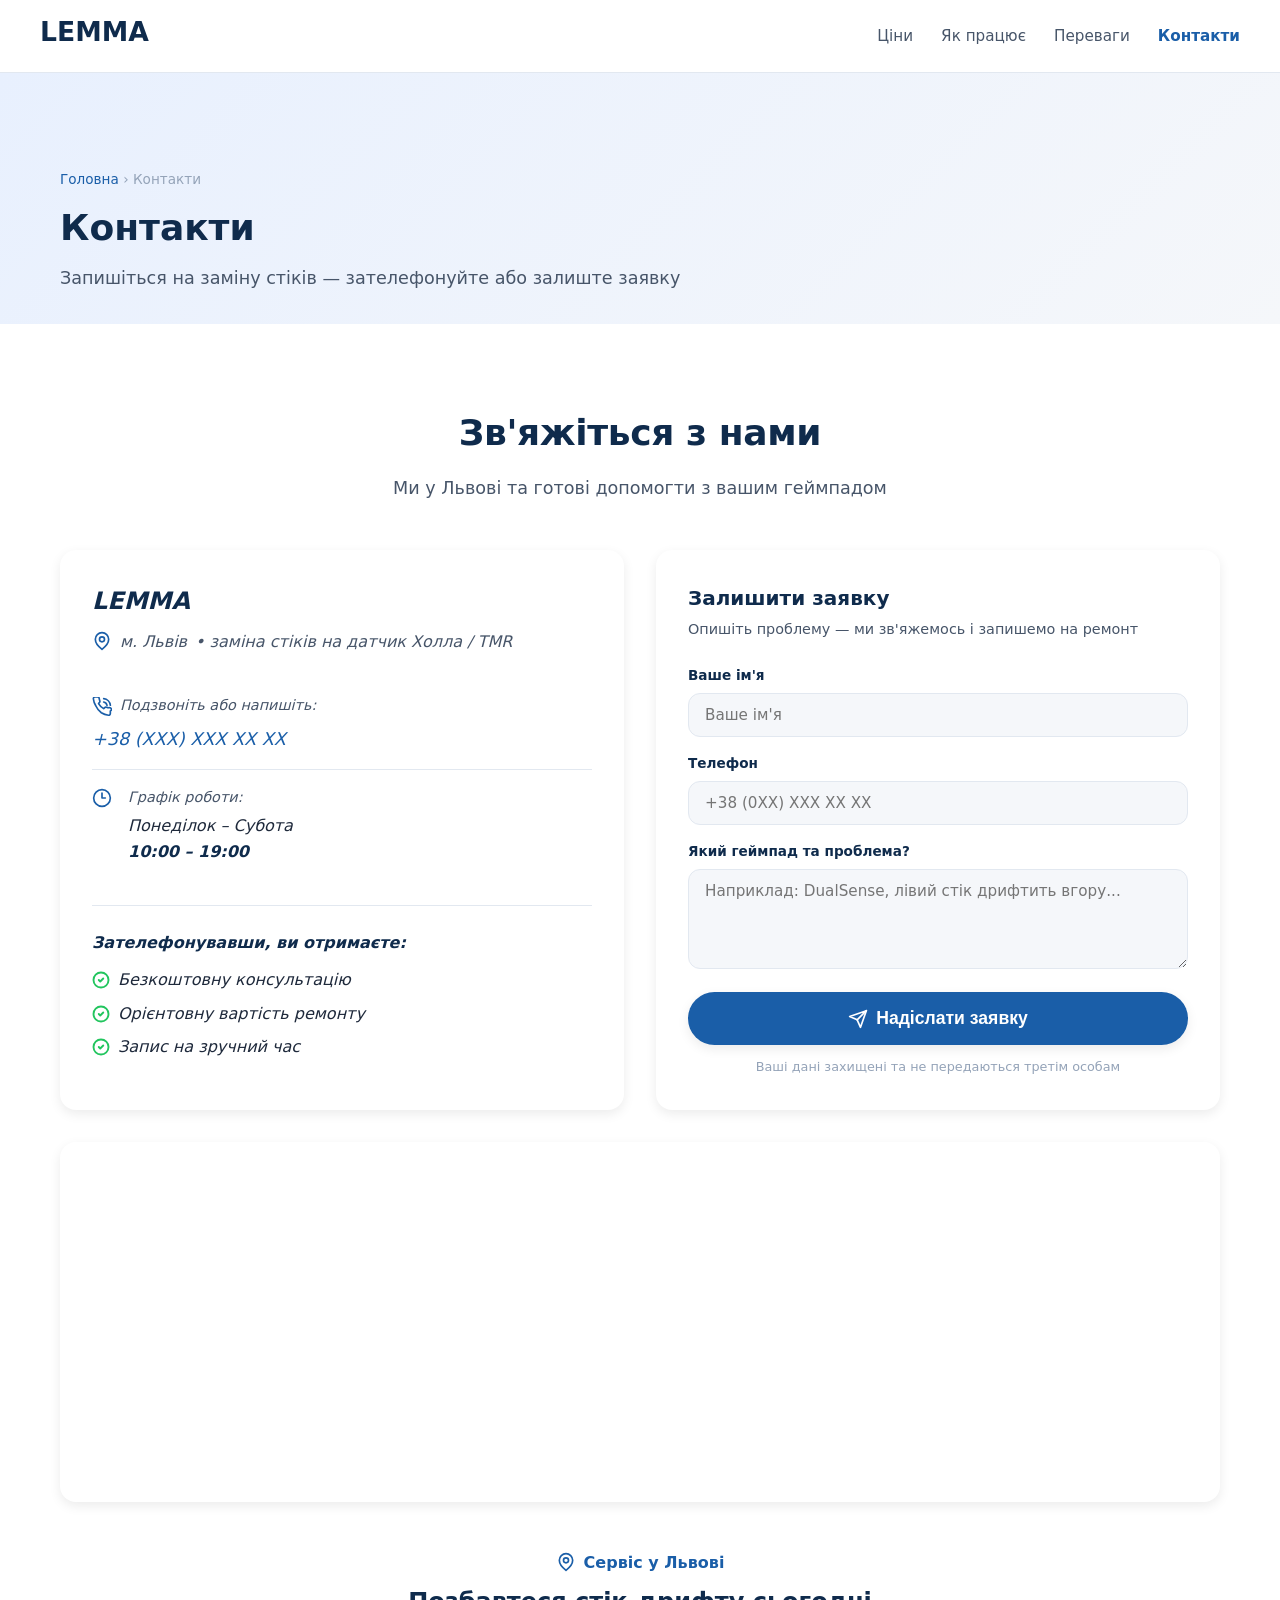
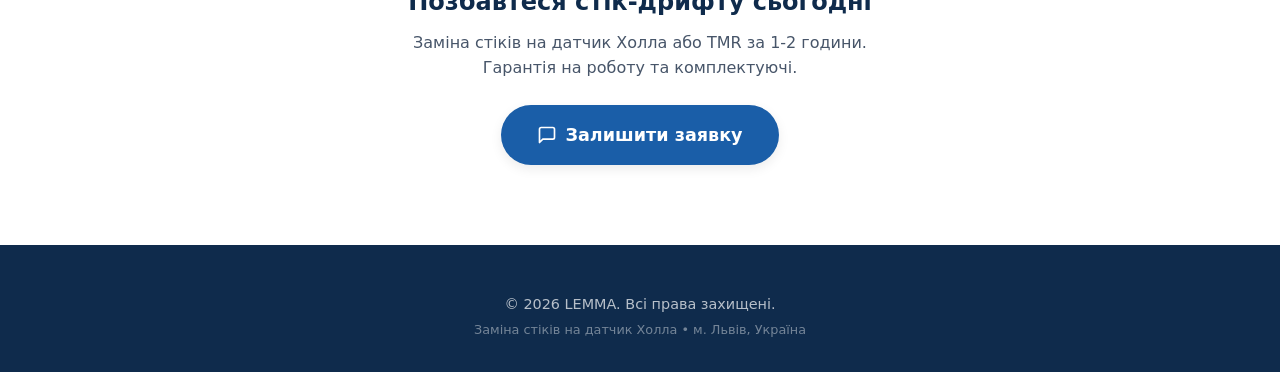
<file: contacts.html>
<!DOCTYPE html>
<html lang="uk">
<head>
  <meta charset="UTF-8" />
  <meta name="viewport" content="width=device-width, initial-scale=1.0" />
  <title>Контакти | LEMMA &mdash; заміна стіків на датчик Холла, Львів</title>
  <meta name="description" content="Зв'яжіться з LEMMA у Львові — запишіться на заміну стіків геймпада на датчик Холла або TMR. Зателефонуйте або залиште заявку." />
  <meta name="robots" content="index, follow" />
  <link rel="canonical" href="https://lemma-lviv.com/contacts.html" />
  <link rel="icon" href="data:image/svg+xml,<svg xmlns='http://www.w3.org/2000/svg' viewBox='0 0 32 32'><rect width='32' height='32' rx='6' fill='%231a5ea8'/><text x='16' y='23' font-family='Arial,sans-serif' font-size='20' font-weight='700' text-anchor='middle' fill='white'>L</text></svg>" type="image/svg+xml" />
  <meta property="og:type" content="website" />
  <meta property="og:url" content="https://lemma-lviv.com/contacts.html" />
  <meta property="og:title" content="Контакти | LEMMA &mdash; Львів" />
  <meta property="og:description" content="Запишіться на заміну стіків геймпада. Зателефонуйте або залиште заявку." />
  <meta property="og:locale" content="uk_UA" />
  <script type="application/ld+json">
  {
    "@context": "https://schema.org",
    "@type": "LocalBusiness",
    "name": "LEMMA — заміна стіків на датчик Холла",
    "alternateName": "Lemma Lviv",
    "description": "Заміна аналогових стіків на магнітні датчики Холла та TMR у геймпадах DualSense, Xbox Series, Xbox One у Львові.",
    "url": "https://lemma-lviv.com",
    "telephone": "+380XXXXXXXXX",
    "address": {
      "@type": "PostalAddress",
      "addressLocality": "Львів",
      "addressRegion": "Львівська область",
      "addressCountry": "UA"
    }
  }
  </script>

  <script async src="https://www.googletagmanager.com/gtag/js?id=AW-404092443"></script>
  <script>
    window.dataLayer = window.dataLayer || [];
    function gtag(){dataLayer.push(arguments);}
    gtag('js', new Date());
    gtag('config', 'AW-404092443');
  </script>
  <script>
    function gtagSendEvent(url) {
      var callback = function () { if (typeof url === 'string') { window.location = url; } };
      gtag('event', 'conversion_event_contact', { 'event_callback': callback, 'event_timeout': 2000 });
      return false;
    }
    function gtagSendEvent_1(url) {
      var callback = function () { if (typeof url === 'string') { window.location = url; } };
      gtag('event', 'conversion_event_contact_1', { 'event_callback': callback, 'event_timeout': 2000 });
      return false;
    }
    function gtagSendEvent_2(url) {
      var callback = function () { if (typeof url === 'string') { window.location = url; } };
      gtag('event', 'conversion_event_contact_2', { 'event_callback': callback, 'event_timeout': 2000 });
      return false;
    }
    function gtagSendEvent_3(url) {
      var callback = function () { if (typeof url === 'string') { window.location = url; } };
      gtag('event', 'conversion_event_contact_3', { 'event_callback': callback, 'event_timeout': 2000 });
      return false;
    }
  </script>

  <link rel="stylesheet" href="style.css" />
</head>
<body>

  <header class="header" role="banner">
    <div class="container header__inner">
      <a href="index.html" class="header__logo">
        <svg viewBox="0 0 180 48" xmlns="http://www.w3.org/2000/svg" style="height:40px;width:auto"><text x="0" y="35" font-family="system-ui,-apple-system,sans-serif" font-size="32" font-weight="800" fill="#0f2b4c">LEMMA</text></svg>
      </a>
      <div class="header__right">
        <nav class="nav" id="nav" aria-label="Головна навігація">
          <a href="index.html#prices">Ціни</a>
          <a href="index.html#how-it-works">Як працює</a>
          <a href="index.html#advantages">Переваги</a>
          <a href="contacts.html" class="is-active">Контакти</a>
        </nav>
        <button class="burger" id="burger" aria-label="Меню" aria-expanded="false">
          <span></span><span></span><span></span>
        </button>
      </div>
    </div>
  </header>

  <nav class="mobile-nav" id="mobileNav" aria-hidden="true" aria-label="Мобільна навігація">
    <a href="index.html#prices" class="mobile-nav__link">Ціни</a>
    <a href="index.html#how-it-works" class="mobile-nav__link">Як працює</a>
    <a href="index.html#advantages" class="mobile-nav__link">Переваги</a>
    <a href="contacts.html" class="mobile-nav__link is-active">Контакти</a>
  </nav>

  <main id="main-content">

  <section class="page-hero" aria-label="Контакти">
    <div class="container page-hero__inner">
      <p class="page-hero__breadcrumb"><a href="index.html">Головна</a> &rsaquo; Контакти</p>
      <h1 class="page-hero__title">Контакти</h1>
      <p class="page-hero__sub">Запишіться на заміну стіків &mdash; зателефонуйте або залиште заявку</p>
    </div>
  </section>

  <section id="contacts" class="section section--white" aria-labelledby="contacts-heading">
    <div class="container">
      <h2 class="section__title" id="contacts-heading">Зв'яжіться з нами</h2>
      <p class="section__sub">Ми у Львові та готові допомогти з вашим геймпадом</p>

      <div class="contacts__grid">

        <address class="contacts__info" itemscope itemtype="https://schema.org/LocalBusiness">
          <h3 class="contacts__name" itemprop="name">LEMMA</h3>
          <div class="contacts__location" itemprop="address" itemscope itemtype="https://schema.org/PostalAddress">
            <svg class="icon icon--primary" viewBox="0 0 24 24" fill="none" stroke="currentColor" stroke-width="2" stroke-linecap="round" stroke-linejoin="round" aria-hidden="true">
              <path d="M20 10c0 6-8 12-8 12s-8-6-8-12a8 8 0 0 1 16 0Z"/>
              <circle cx="12" cy="10" r="3"/>
            </svg>
            <span itemprop="addressLocality">м. Львів</span><span> &bull; заміна стіків на датчик Холла / TMR</span>
          </div>

          <div class="contacts__items">
            <div class="contacts__item contacts__item--phone">
              <div class="contacts__item-label">
                <svg class="icon icon--primary" viewBox="0 0 24 24" fill="none" stroke="currentColor" stroke-width="2" stroke-linecap="round" stroke-linejoin="round" aria-hidden="true">
                  <path d="M22 16.92v3a2 2 0 0 1-2.18 2 19.79 19.79 0 0 1-8.63-3.07A19.5 19.5 0 0 1 4.69 10.8a19.79 19.79 0 0 1-3.07-8.72A2 2 0 0 1 3.62 0h3a2 2 0 0 1 2 1.72c.127.96.361 1.903.7 2.81a2 2 0 0 1-.45 2.11L7.91 7.91a16 16 0 0 0 6.06 6.06l1.27-1.27a2 2 0 0 1 2.11-.45c.907.339 1.85.573 2.81.7A2 2 0 0 1 22 16.92z"/>
                  <path d="M14.05 2a9 9 0 0 1 8 7.94"/>
                  <path d="M14.05 6A5 5 0 0 1 18 10"/>
                </svg>
                <span>Подзвоніть або напишіть:</span>
              </div>
              <a href="tel:+380XXXXXXXXX" class="contacts__phone" itemprop="telephone">+38 (XXX) XXX XX XX</a>
            </div>

            <div class="contacts__item">
              <svg class="icon icon--primary" viewBox="0 0 24 24" fill="none" stroke="currentColor" stroke-width="2" stroke-linecap="round" stroke-linejoin="round" aria-hidden="true">
                <circle cx="12" cy="12" r="10"/>
                <polyline points="12 6 12 12 16 12"/>
              </svg>
              <div>
                <p class="contacts__item-caption">Графік роботи:</p>
                <p>Понеділок &ndash; Субота</p>
                <p class="contacts__hours" itemprop="openingHours" content="Mo-Sa 10:00-19:00">10:00 &ndash; 19:00</p>
              </div>
            </div>
          </div>

          <div class="contacts__benefits">
            <p class="contacts__benefits-title">Зателефонувавши, ви отримаєте:</p>
            <ul>
              <li>
                <svg class="icon icon--sm icon--green" viewBox="0 0 24 24" fill="none" stroke="currentColor" stroke-width="2.5" stroke-linecap="round" stroke-linejoin="round" aria-hidden="true"><circle cx="12" cy="12" r="10"/><path d="m9 12 2 2 4-4"/></svg>
                Безкоштовну консультацію
              </li>
              <li>
                <svg class="icon icon--sm icon--green" viewBox="0 0 24 24" fill="none" stroke="currentColor" stroke-width="2.5" stroke-linecap="round" stroke-linejoin="round" aria-hidden="true"><circle cx="12" cy="12" r="10"/><path d="m9 12 2 2 4-4"/></svg>
                Орієнтовну вартість ремонту
              </li>
              <li>
                <svg class="icon icon--sm icon--green" viewBox="0 0 24 24" fill="none" stroke="currentColor" stroke-width="2.5" stroke-linecap="round" stroke-linejoin="round" aria-hidden="true"><circle cx="12" cy="12" r="10"/><path d="m9 12 2 2 4-4"/></svg>
                Запис на зручний час
              </li>
            </ul>
          </div>
        </address>

        <div class="contacts__form-wrap">
          <h3 class="contacts__form-title">Залишити заявку</h3>
          <p class="contacts__form-sub">Опишіть проблему &mdash; ми зв'яжемось і запишемо на ремонт</p>
          <form class="contacts__form" id="contactForm" novalidate>
            <div class="form-group">
              <label class="form-label" for="form-name">Ваше ім'я</label>
              <input class="form-input" type="text" id="form-name" name="name" placeholder="Ваше ім'я" autocomplete="name" required />
            </div>
            <div class="form-group">
              <label class="form-label" for="form-phone">Телефон</label>
              <input class="form-input" type="tel" id="form-phone" name="phone" placeholder="+38 (0XX) XXX XX XX" autocomplete="tel" required />
            </div>
            <div class="form-group">
              <label class="form-label" for="form-message">Який геймпад та проблема?</label>
              <textarea class="form-input form-textarea" id="form-message" name="message" rows="4" placeholder="Наприклад: DualSense, лівий стік дрифтить вгору..."></textarea>
            </div>
            <button type="submit" class="btn btn--primary btn--lg form-submit">
              <svg class="icon" viewBox="0 0 24 24" fill="none" stroke="currentColor" stroke-width="2" stroke-linecap="round" stroke-linejoin="round" aria-hidden="true"><line x1="22" y1="2" x2="11" y2="13"/><polygon points="22 2 15 22 11 13 2 9 22 2"/></svg>
              Надіслати заявку
            </button>
            <p class="form-note">Ваші дані захищені та не передаються третім особам</p>
          </form>
        </div>

      </div>

      <div class="contacts__map contacts__map--full">
        <iframe
          src="https://www.google.com/maps/embed?pb=!1m18!1m12!1m3!1d82203.41403933515!2d23.919445869531246!3d49.839683000000004!2m3!1f0!2f0!3f0!3m2!1i1024!2i768!4f13.1!3m3!1m2!1s0x473add7c09109a57%3A0x4223c517012378e2!2z0JvRjNCy0L7Qsiwg0JvRjNCy0L7QstGB0LrQsNGPINC-0LHQu9Cw0YHRgtGM!5e0!3m2!1sru!2sua!4v1234567890123!5m2!1sru!2sua"
          width="100%"
          height="360"
          allowfullscreen
          loading="lazy"
          referrerpolicy="no-referrer-when-downgrade"
          title="Карта Львова"
        ></iframe>
      </div>

      <div class="contacts__bottom-cta">
        <div class="contacts__bottom-location">
          <svg class="icon icon--primary" viewBox="0 0 24 24" fill="none" stroke="currentColor" stroke-width="2" stroke-linecap="round" stroke-linejoin="round">
            <path d="M20 10c0 6-8 12-8 12s-8-6-8-12a8 8 0 0 1 16 0Z"/>
            <circle cx="12" cy="10" r="3"/>
          </svg>
          <span>Сервіс у Львові</span>
        </div>
        <h4 class="contacts__bottom-title">Позбавтеся стік-дрифту сьогодні</h4>
        <p class="contacts__bottom-sub">Заміна стіків на датчик Холла або TMR за 1-2 години. Гарантія на роботу та комплектуючі.</p>
        <a href="#contact-form" class="btn btn--primary btn--lg">
          <svg class="icon" viewBox="0 0 24 24" fill="none" stroke="currentColor" stroke-width="2" stroke-linecap="round" stroke-linejoin="round">
            <path d="M21 15a2 2 0 0 1-2 2H7l-4 4V5a2 2 0 0 1 2-2h14a2 2 0 0 1 2 2z"/>
          </svg>
          Залишити заявку
        </a>
      </div>
    </div>
  </section>

  </main>

  <footer class="footer" role="contentinfo">
    <div class="container footer__inner">
      <p class="footer__copy">&copy; <span id="year"></span> LEMMA. Всі права захищені.</p>
      <p class="footer__sub">Заміна стіків на датчик Холла &bull; м. Львів, Україна</p>
    </div>
  </footer>


  <script src="main.js"></script>

</body>
</html>
</file>
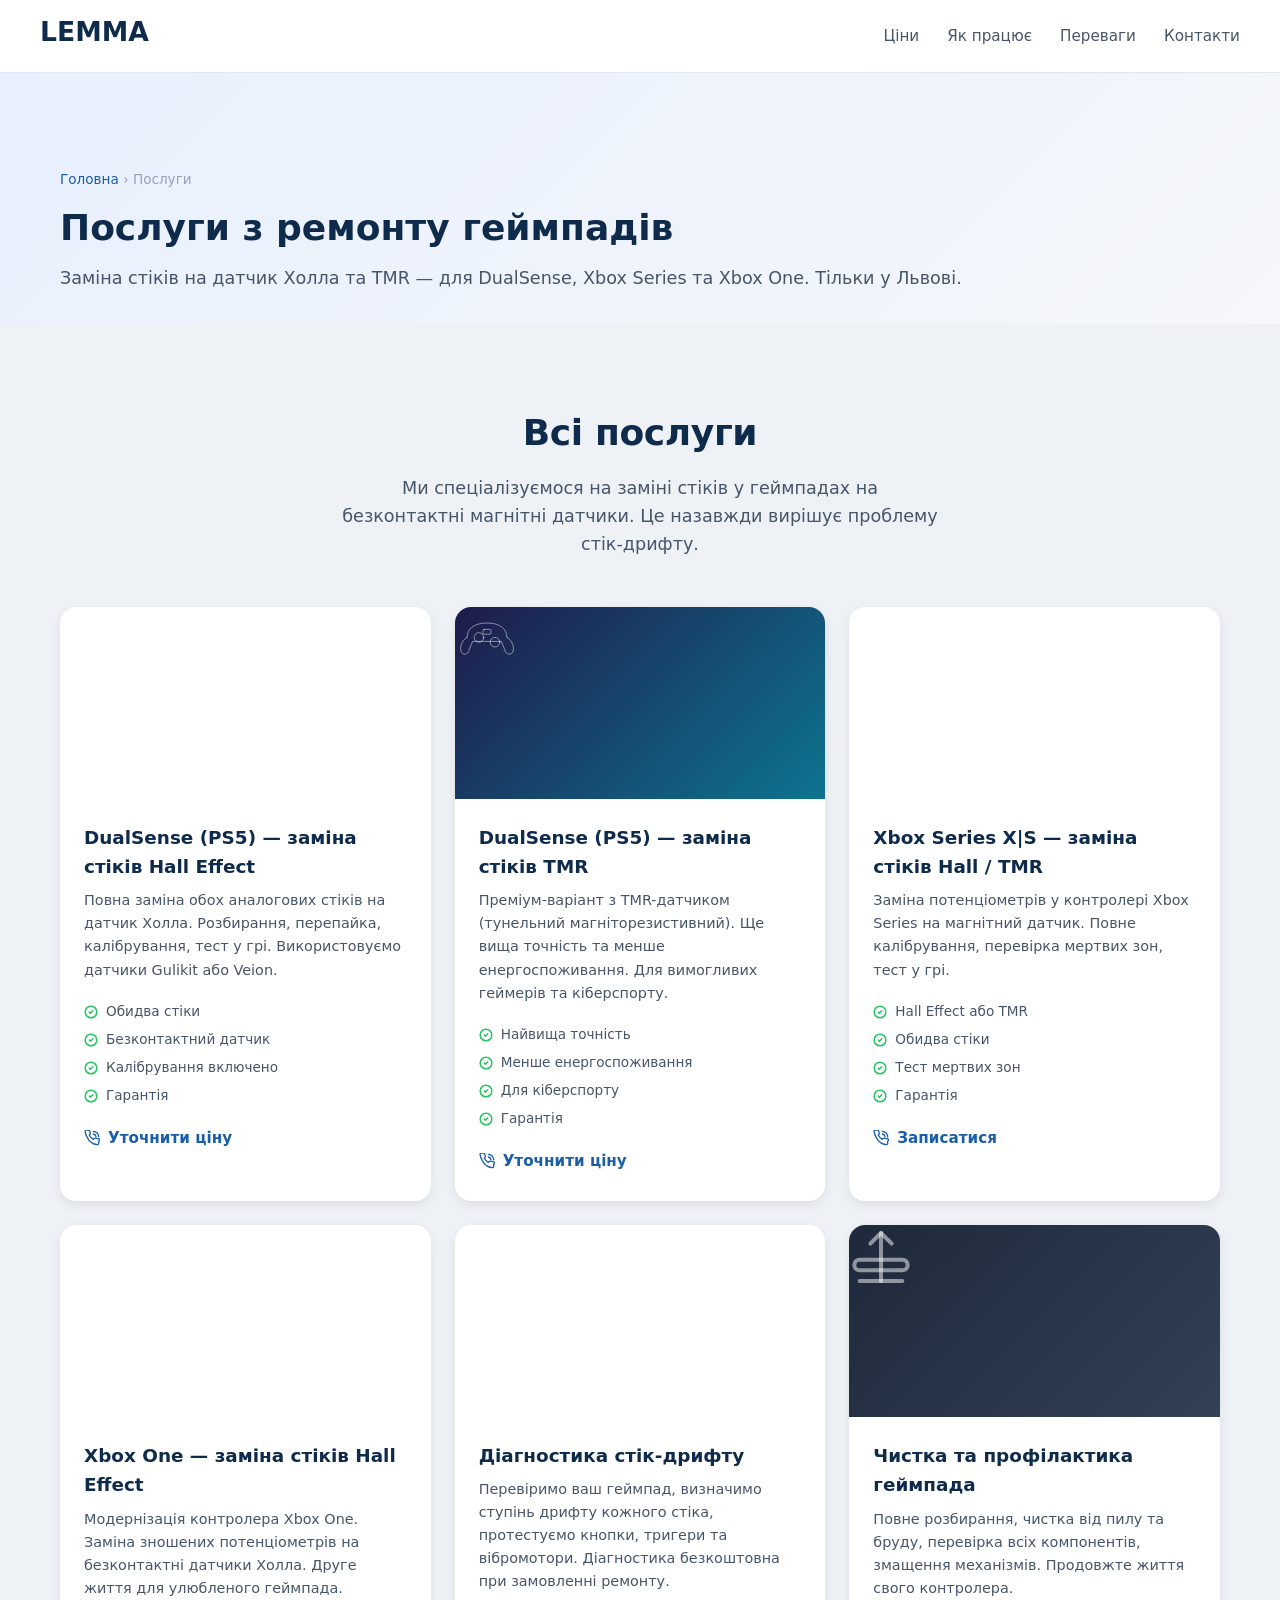
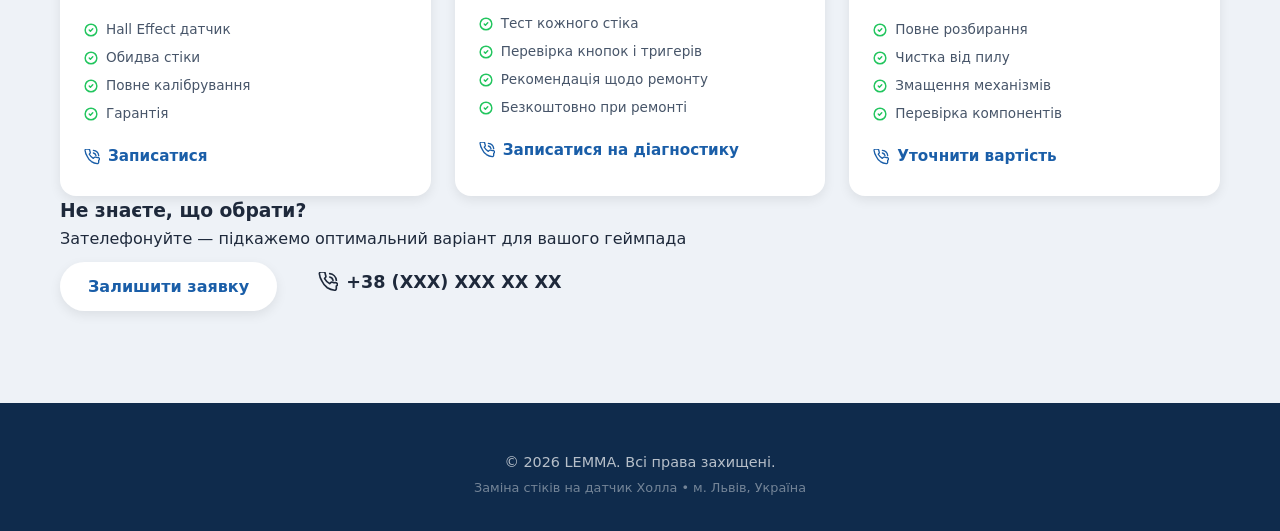
<file: products.html>
<!DOCTYPE html>
<html lang="uk">
<head>
  <meta charset="UTF-8" />
  <meta name="viewport" content="width=device-width, initial-scale=1.0" />
  <title>Послуги | LEMMA &mdash; заміна стіків геймпадів на датчик Холла, Львів</title>
  <meta name="description" content="Всі послуги LEMMA: заміна стіків DualSense, Xbox Series, Xbox One на датчик Холла та TMR. Діагностика, калібрування, гарантія. Тільки Львів." />
  <meta name="robots" content="index, follow" />
  <link rel="canonical" href="https://lemma-lviv.com/products.html" />
  <link rel="icon" href="data:image/svg+xml,<svg xmlns='http://www.w3.org/2000/svg' viewBox='0 0 32 32'><rect width='32' height='32' rx='6' fill='%231a5ea8'/><text x='16' y='23' font-family='Arial,sans-serif' font-size='20' font-weight='700' text-anchor='middle' fill='white'>L</text></svg>" type="image/svg+xml" />
  <meta property="og:type" content="website" />
  <meta property="og:url" content="https://lemma-lviv.com/products.html" />
  <meta property="og:title" content="Послуги | LEMMA &mdash; заміна стіків, Львів" />
  <meta property="og:description" content="Повний перелік послуг з ремонту геймпадів та заміни стіків на датчик Холла у Львові." />
  <meta property="og:locale" content="uk_UA" />
  <script type="application/ld+json">
  {
    "@context": "https://schema.org",
    "@type": "LocalBusiness",
    "name": "LEMMA — заміна стіків на датчик Холла",
    "url": "https://lemma-lviv.com",
    "telephone": "+380XXXXXXXXX",
    "address": {
      "@type": "PostalAddress",
      "addressLocality": "Львів",
      "addressRegion": "Львівська область",
      "addressCountry": "UA"
    }
  }
  </script>

  <script async src="https://www.googletagmanager.com/gtag/js?id=AW-404092443"></script>
  <script>
    window.dataLayer = window.dataLayer || [];
    function gtag(){dataLayer.push(arguments);}
    gtag('js', new Date());
    gtag('config', 'AW-404092443');
  </script>
  <script>
    function gtagSendEvent(url) {
      var callback = function () { if (typeof url === 'string') { window.location = url; } };
      gtag('event', 'conversion_event_contact', { 'event_callback': callback, 'event_timeout': 2000 });
      return false;
    }
    function gtagSendEvent_3(url) {
      var callback = function () { if (typeof url === 'string') { window.location = url; } };
      gtag('event', 'conversion_event_contact_3', { 'event_callback': callback, 'event_timeout': 2000 });
      return false;
    }
  </script>

  <link rel="stylesheet" href="style.css" />
</head>
<body>

  <header class="header" role="banner">
    <div class="container header__inner">
      <a href="index.html" class="header__logo">
        <svg viewBox="0 0 180 48" xmlns="http://www.w3.org/2000/svg" style="height:40px;width:auto"><text x="0" y="35" font-family="system-ui,-apple-system,sans-serif" font-size="32" font-weight="800" fill="#0f2b4c">LEMMA</text></svg>
      </a>
      <div class="header__right">
        <nav class="nav" id="nav" aria-label="Головна навігація">
          <a href="index.html#prices">Ціни</a>
          <a href="index.html#how-it-works">Як працює</a>
          <a href="index.html#advantages">Переваги</a>
          <a href="contacts.html">Контакти</a>
        </nav>
        <button class="burger" id="burger" aria-label="Меню" aria-expanded="false">
          <span></span><span></span><span></span>
        </button>
      </div>
    </div>
  </header>

  <nav class="mobile-nav" id="mobileNav" aria-hidden="true" aria-label="Мобільна навігація">
    <a href="index.html#prices" class="mobile-nav__link">Ціни</a>
    <a href="index.html#how-it-works" class="mobile-nav__link">Як працює</a>
    <a href="index.html#advantages" class="mobile-nav__link">Переваги</a>
    <a href="contacts.html" class="mobile-nav__link">Контакти</a>
  </nav>

  <main id="main-content">

  <section class="page-hero" aria-label="Послуги">
    <div class="container page-hero__inner">
      <p class="page-hero__breadcrumb"><a href="index.html">Головна</a> &rsaquo; Послуги</p>
      <h1 class="page-hero__title">Послуги з ремонту геймпадів</h1>
      <p class="page-hero__sub">Заміна стіків на датчик Холла та TMR &mdash; для DualSense, Xbox Series та Xbox One. Тільки у Львові.</p>
    </div>
  </section>

  <section id="services-full" class="section section--gray" aria-labelledby="services-full-heading">
    <div class="container">
      <h2 class="section__title section__title" id="services-full-heading">Всі послуги</h2>
      <p class="section__sub section__sub">
        Ми спеціалізуємося на заміні стіків у геймпадах на безконтактні магнітні датчики. Це назавжди вирішує проблему стік-дрифту.
      </p>

      <div class="products__grid">

        <!-- DualSense Hall -->
        <article class="product-card" itemscope itemtype="https://schema.org/Service">
          <div class="service-card__visual service-card__visual--ps" style="height:12rem">
            <svg viewBox="0 0 80 60" fill="none" stroke="rgba(255,255,255,0.5)" stroke-width="1.2" stroke-linecap="round" stroke-linejoin="round" style="width:64px;height:64px">
              <path d="M15 28c-4 2-8 8-8 14 0 4 2 7 5 7s5-2 6-6l4-10h36l4 10c1 4 3 6 6 6s5-3 5-7c0-6-4-12-8-14"/>
              <path d="M15 28c0-10 8-18 25-18s25 8 25 18"/>
              <circle cx="30" cy="28" r="6"/><circle cx="50" cy="34" r="6"/>
              <rect x="35" y="18" width="10" height="6" rx="1.5"/>
            </svg>
          </div>
          <div class="product-card__body">
            <h3 class="product-card__title" itemprop="name">DualSense (PS5) &mdash; заміна стіків Hall Effect</h3>
            <p class="product-card__desc" itemprop="description">Повна заміна обох аналогових стіків на датчик Холла. Розбирання, перепайка, калібрування, тест у грі. Використовуємо датчики Gulikit або Veion.</p>
            <ul class="product-card__features">
              <li><svg class="icon icon--sm icon--primary" aria-hidden="true" viewBox="0 0 24 24" fill="none" stroke="currentColor" stroke-width="2.5" stroke-linecap="round" stroke-linejoin="round"><circle cx="12" cy="12" r="10"/><path d="m9 12 2 2 4-4"/></svg>Обидва стіки</li>
              <li><svg class="icon icon--sm icon--primary" aria-hidden="true" viewBox="0 0 24 24" fill="none" stroke="currentColor" stroke-width="2.5" stroke-linecap="round" stroke-linejoin="round"><circle cx="12" cy="12" r="10"/><path d="m9 12 2 2 4-4"/></svg>Безконтактний датчик</li>
              <li><svg class="icon icon--sm icon--primary" aria-hidden="true" viewBox="0 0 24 24" fill="none" stroke="currentColor" stroke-width="2.5" stroke-linecap="round" stroke-linejoin="round"><circle cx="12" cy="12" r="10"/><path d="m9 12 2 2 4-4"/></svg>Калібрування включено</li>
              <li><svg class="icon icon--sm icon--primary" aria-hidden="true" viewBox="0 0 24 24" fill="none" stroke="currentColor" stroke-width="2.5" stroke-linecap="round" stroke-linejoin="round"><circle cx="12" cy="12" r="10"/><path d="m9 12 2 2 4-4"/></svg>Гарантія</li>
            </ul>
            <a href="contacts.html" class="product-card__link">
              <svg class="icon icon--sm" aria-hidden="true" viewBox="0 0 24 24" fill="none" stroke="currentColor" stroke-width="2" stroke-linecap="round" stroke-linejoin="round"><path d="M22 16.92v3a2 2 0 0 1-2.18 2 19.79 19.79 0 0 1-8.63-3.07A19.5 19.5 0 0 1 4.69 10.8a19.79 19.79 0 0 1-3.07-8.72A2 2 0 0 1 3.62 0h3a2 2 0 0 1 2 1.72c.127.96.361 1.903.7 2.81a2 2 0 0 1-.45 2.11L7.91 7.91a16 16 0 0 0 6.06 6.06l1.27-1.27a2 2 0 0 1 2.11-.45c.907.339 1.85.573 2.81.7A2 2 0 0 1 22 16.92z"/><path d="M14.05 2a9 9 0 0 1 8 7.94"/><path d="M14.05 6A5 5 0 0 1 18 10"/></svg>
              Уточнити ціну
            </a>
          </div>
        </article>

        <!-- DualSense TMR -->
        <article class="product-card" itemscope itemtype="https://schema.org/Service">
          <div class="service-card__visual service-card__visual--ps" style="height:12rem;background:linear-gradient(135deg, #1e1b4b, #0e7490)">
            <svg viewBox="0 0 80 60" fill="none" stroke="rgba(255,255,255,0.5)" stroke-width="1.2" stroke-linecap="round" stroke-linejoin="round" style="width:64px;height:64px">
              <path d="M15 28c-4 2-8 8-8 14 0 4 2 7 5 7s5-2 6-6l4-10h36l4 10c1 4 3 6 6 6s5-3 5-7c0-6-4-12-8-14"/>
              <path d="M15 28c0-10 8-18 25-18s25 8 25 18"/>
              <circle cx="30" cy="28" r="6"/><circle cx="50" cy="34" r="6"/>
              <rect x="35" y="18" width="10" height="6" rx="1.5"/>
            </svg>
          </div>
          <div class="product-card__body">
            <h3 class="product-card__title" itemprop="name">DualSense (PS5) &mdash; заміна стіків TMR</h3>
            <p class="product-card__desc" itemprop="description">Преміум-варіант з TMR-датчиком (тунельний магніторезистивний). Ще вища точність та менше енергоспоживання. Для вимогливих геймерів та кіберспорту.</p>
            <ul class="product-card__features">
              <li><svg class="icon icon--sm icon--accent" aria-hidden="true" viewBox="0 0 24 24" fill="none" stroke="currentColor" stroke-width="2.5" stroke-linecap="round" stroke-linejoin="round"><circle cx="12" cy="12" r="10"/><path d="m9 12 2 2 4-4"/></svg>Найвища точність</li>
              <li><svg class="icon icon--sm icon--accent" aria-hidden="true" viewBox="0 0 24 24" fill="none" stroke="currentColor" stroke-width="2.5" stroke-linecap="round" stroke-linejoin="round"><circle cx="12" cy="12" r="10"/><path d="m9 12 2 2 4-4"/></svg>Менше енергоспоживання</li>
              <li><svg class="icon icon--sm icon--accent" aria-hidden="true" viewBox="0 0 24 24" fill="none" stroke="currentColor" stroke-width="2.5" stroke-linecap="round" stroke-linejoin="round"><circle cx="12" cy="12" r="10"/><path d="m9 12 2 2 4-4"/></svg>Для кіберспорту</li>
              <li><svg class="icon icon--sm icon--accent" aria-hidden="true" viewBox="0 0 24 24" fill="none" stroke="currentColor" stroke-width="2.5" stroke-linecap="round" stroke-linejoin="round"><circle cx="12" cy="12" r="10"/><path d="m9 12 2 2 4-4"/></svg>Гарантія</li>
            </ul>
            <a href="contacts.html" class="product-card__link">
              <svg class="icon icon--sm" aria-hidden="true" viewBox="0 0 24 24" fill="none" stroke="currentColor" stroke-width="2" stroke-linecap="round" stroke-linejoin="round"><path d="M22 16.92v3a2 2 0 0 1-2.18 2 19.79 19.79 0 0 1-8.63-3.07A19.5 19.5 0 0 1 4.69 10.8a19.79 19.79 0 0 1-3.07-8.72A2 2 0 0 1 3.62 0h3a2 2 0 0 1 2 1.72c.127.96.361 1.903.7 2.81a2 2 0 0 1-.45 2.11L7.91 7.91a16 16 0 0 0 6.06 6.06l1.27-1.27a2 2 0 0 1 2.11-.45c.907.339 1.85.573 2.81.7A2 2 0 0 1 22 16.92z"/><path d="M14.05 2a9 9 0 0 1 8 7.94"/><path d="M14.05 6A5 5 0 0 1 18 10"/></svg>
              Уточнити ціну
            </a>
          </div>
        </article>

        <!-- Xbox Series -->
        <article class="product-card" itemscope itemtype="https://schema.org/Service">
          <div class="service-card__visual service-card__visual--xbox" style="height:12rem">
            <svg viewBox="0 0 80 60" fill="none" stroke="rgba(255,255,255,0.5)" stroke-width="1.2" stroke-linecap="round" stroke-linejoin="round" style="width:64px;height:64px">
              <path d="M14 24c-3 4-6 10-6 16 0 5 3 8 6 8 4 0 8-4 14-12"/>
              <path d="M66 24c3 4 6 10 6 16 0 5-3 8-6 8-4 0-8-4-14-12"/>
              <path d="M28 36c-6 8-10 12-14 12"/><path d="M52 36c6 8 10 12 14 12"/>
              <path d="M28 36c-4-6-6-12-6-18 0-4 3-8 9-10"/>
              <path d="M52 36c4-6 6-12 6-18 0-4-3-8-9-10"/>
              <path d="M31 8c3-2 6-3 9-3s6 1 9 3"/>
              <circle cx="30" cy="22" r="6"/><circle cx="52" cy="30" r="6"/><circle cx="40" cy="18" r="3"/>
            </svg>
          </div>
          <div class="product-card__body">
            <h3 class="product-card__title" itemprop="name">Xbox Series X|S &mdash; заміна стіків Hall / TMR</h3>
            <p class="product-card__desc" itemprop="description">Заміна потенціометрів у контролері Xbox Series на магнітний датчик. Повне калібрування, перевірка мертвих зон, тест у грі.</p>
            <ul class="product-card__features">
              <li><svg class="icon icon--sm icon--green" aria-hidden="true" viewBox="0 0 24 24" fill="none" stroke="currentColor" stroke-width="2.5" stroke-linecap="round" stroke-linejoin="round"><circle cx="12" cy="12" r="10"/><path d="m9 12 2 2 4-4"/></svg>Hall Effect або TMR</li>
              <li><svg class="icon icon--sm icon--green" aria-hidden="true" viewBox="0 0 24 24" fill="none" stroke="currentColor" stroke-width="2.5" stroke-linecap="round" stroke-linejoin="round"><circle cx="12" cy="12" r="10"/><path d="m9 12 2 2 4-4"/></svg>Обидва стіки</li>
              <li><svg class="icon icon--sm icon--green" aria-hidden="true" viewBox="0 0 24 24" fill="none" stroke="currentColor" stroke-width="2.5" stroke-linecap="round" stroke-linejoin="round"><circle cx="12" cy="12" r="10"/><path d="m9 12 2 2 4-4"/></svg>Тест мертвих зон</li>
              <li><svg class="icon icon--sm icon--green" aria-hidden="true" viewBox="0 0 24 24" fill="none" stroke="currentColor" stroke-width="2.5" stroke-linecap="round" stroke-linejoin="round"><circle cx="12" cy="12" r="10"/><path d="m9 12 2 2 4-4"/></svg>Гарантія</li>
            </ul>
            <a href="contacts.html" class="product-card__link">
              <svg class="icon icon--sm" aria-hidden="true" viewBox="0 0 24 24" fill="none" stroke="currentColor" stroke-width="2" stroke-linecap="round" stroke-linejoin="round"><path d="M22 16.92v3a2 2 0 0 1-2.18 2 19.79 19.79 0 0 1-8.63-3.07A19.5 19.5 0 0 1 4.69 10.8a19.79 19.79 0 0 1-3.07-8.72A2 2 0 0 1 3.62 0h3a2 2 0 0 1 2 1.72c.127.96.361 1.903.7 2.81a2 2 0 0 1-.45 2.11L7.91 7.91a16 16 0 0 0 6.06 6.06l1.27-1.27a2 2 0 0 1 2.11-.45c.907.339 1.85.573 2.81.7A2 2 0 0 1 22 16.92z"/><path d="M14.05 2a9 9 0 0 1 8 7.94"/><path d="M14.05 6A5 5 0 0 1 18 10"/></svg>
              Записатися
            </a>
          </div>
        </article>

        <!-- Xbox One -->
        <article class="product-card" itemscope itemtype="https://schema.org/Service">
          <div class="service-card__visual service-card__visual--xbox-one" style="height:12rem">
            <svg viewBox="0 0 80 60" fill="none" stroke="rgba(255,255,255,0.5)" stroke-width="1.2" stroke-linecap="round" stroke-linejoin="round" style="width:64px;height:64px">
              <rect x="10" y="12" width="60" height="38" rx="10" ry="10"/>
              <circle cx="30" cy="28" r="6"/><circle cx="52" cy="34" r="6"/><circle cx="40" cy="18" r="3.5"/>
            </svg>
          </div>
          <div class="product-card__body">
            <h3 class="product-card__title" itemprop="name">Xbox One &mdash; заміна стіків Hall Effect</h3>
            <p class="product-card__desc" itemprop="description">Модернізація контролера Xbox One. Заміна зношених потенціометрів на безконтактні датчики Холла. Друге життя для улюбленого геймпада.</p>
            <ul class="product-card__features">
              <li><svg class="icon icon--sm icon--primary" aria-hidden="true" viewBox="0 0 24 24" fill="none" stroke="currentColor" stroke-width="2.5" stroke-linecap="round" stroke-linejoin="round"><circle cx="12" cy="12" r="10"/><path d="m9 12 2 2 4-4"/></svg>Hall Effect датчик</li>
              <li><svg class="icon icon--sm icon--primary" aria-hidden="true" viewBox="0 0 24 24" fill="none" stroke="currentColor" stroke-width="2.5" stroke-linecap="round" stroke-linejoin="round"><circle cx="12" cy="12" r="10"/><path d="m9 12 2 2 4-4"/></svg>Обидва стіки</li>
              <li><svg class="icon icon--sm icon--primary" aria-hidden="true" viewBox="0 0 24 24" fill="none" stroke="currentColor" stroke-width="2.5" stroke-linecap="round" stroke-linejoin="round"><circle cx="12" cy="12" r="10"/><path d="m9 12 2 2 4-4"/></svg>Повне калібрування</li>
              <li><svg class="icon icon--sm icon--primary" aria-hidden="true" viewBox="0 0 24 24" fill="none" stroke="currentColor" stroke-width="2.5" stroke-linecap="round" stroke-linejoin="round"><circle cx="12" cy="12" r="10"/><path d="m9 12 2 2 4-4"/></svg>Гарантія</li>
            </ul>
            <a href="contacts.html" class="product-card__link">
              <svg class="icon icon--sm" aria-hidden="true" viewBox="0 0 24 24" fill="none" stroke="currentColor" stroke-width="2" stroke-linecap="round" stroke-linejoin="round"><path d="M22 16.92v3a2 2 0 0 1-2.18 2 19.79 19.79 0 0 1-8.63-3.07A19.5 19.5 0 0 1 4.69 10.8a19.79 19.79 0 0 1-3.07-8.72A2 2 0 0 1 3.62 0h3a2 2 0 0 1 2 1.72c.127.96.361 1.903.7 2.81a2 2 0 0 1-.45 2.11L7.91 7.91a16 16 0 0 0 6.06 6.06l1.27-1.27a2 2 0 0 1 2.11-.45c.907.339 1.85.573 2.81.7A2 2 0 0 1 22 16.92z"/><path d="M14.05 2a9 9 0 0 1 8 7.94"/><path d="M14.05 6A5 5 0 0 1 18 10"/></svg>
              Записатися
            </a>
          </div>
        </article>

        <!-- Діагностика -->
        <article class="product-card" itemscope itemtype="https://schema.org/Service">
          <div class="service-card__visual service-card__visual--diag" style="height:12rem">
            <svg viewBox="0 0 24 24" fill="none" stroke="rgba(255,255,255,0.5)" stroke-width="1.5" stroke-linecap="round" stroke-linejoin="round" style="width:64px;height:64px">
              <circle cx="11" cy="11" r="8"/>
              <line x1="21" y1="21" x2="16.65" y2="16.65"/>
              <path d="m9 11 2 2 4-4"/>
            </svg>
          </div>
          <div class="product-card__body">
            <h3 class="product-card__title" itemprop="name">Діагностика стік-дрифту</h3>
            <p class="product-card__desc" itemprop="description">Перевіримо ваш геймпад, визначимо ступінь дрифту кожного стіка, протестуємо кнопки, тригери та вібромотори. Діагностика безкоштовна при замовленні ремонту.</p>
            <ul class="product-card__features">
              <li><svg class="icon icon--sm icon--green" aria-hidden="true" viewBox="0 0 24 24" fill="none" stroke="currentColor" stroke-width="2.5" stroke-linecap="round" stroke-linejoin="round"><circle cx="12" cy="12" r="10"/><path d="m9 12 2 2 4-4"/></svg>Тест кожного стіка</li>
              <li><svg class="icon icon--sm icon--green" aria-hidden="true" viewBox="0 0 24 24" fill="none" stroke="currentColor" stroke-width="2.5" stroke-linecap="round" stroke-linejoin="round"><circle cx="12" cy="12" r="10"/><path d="m9 12 2 2 4-4"/></svg>Перевірка кнопок і тригерів</li>
              <li><svg class="icon icon--sm icon--green" aria-hidden="true" viewBox="0 0 24 24" fill="none" stroke="currentColor" stroke-width="2.5" stroke-linecap="round" stroke-linejoin="round"><circle cx="12" cy="12" r="10"/><path d="m9 12 2 2 4-4"/></svg>Рекомендація щодо ремонту</li>
              <li><svg class="icon icon--sm icon--green" aria-hidden="true" viewBox="0 0 24 24" fill="none" stroke="currentColor" stroke-width="2.5" stroke-linecap="round" stroke-linejoin="round"><circle cx="12" cy="12" r="10"/><path d="m9 12 2 2 4-4"/></svg>Безкоштовно при ремонті</li>
            </ul>
            <a href="contacts.html" class="product-card__link">
              <svg class="icon icon--sm" aria-hidden="true" viewBox="0 0 24 24" fill="none" stroke="currentColor" stroke-width="2" stroke-linecap="round" stroke-linejoin="round"><path d="M22 16.92v3a2 2 0 0 1-2.18 2 19.79 19.79 0 0 1-8.63-3.07A19.5 19.5 0 0 1 4.69 10.8a19.79 19.79 0 0 1-3.07-8.72A2 2 0 0 1 3.62 0h3a2 2 0 0 1 2 1.72c.127.96.361 1.903.7 2.81a2 2 0 0 1-.45 2.11L7.91 7.91a16 16 0 0 0 6.06 6.06l1.27-1.27a2 2 0 0 1 2.11-.45c.907.339 1.85.573 2.81.7A2 2 0 0 1 22 16.92z"/><path d="M14.05 2a9 9 0 0 1 8 7.94"/><path d="M14.05 6A5 5 0 0 1 18 10"/></svg>
              Записатися на діагностику
            </a>
          </div>
        </article>

        <!-- Чистка -->
        <article class="product-card" itemscope itemtype="https://schema.org/Service">
          <div class="service-card__visual" style="height:12rem;background:linear-gradient(135deg, #1e293b, #334155)">
            <svg viewBox="0 0 24 24" fill="none" stroke="rgba(255,255,255,0.5)" stroke-width="1.5" stroke-linecap="round" stroke-linejoin="round" style="width:64px;height:64px">
              <path d="M12 3v18"/>
              <path d="m8 7 4-4 4 4"/>
              <path d="M20 21H4"/>
              <path d="M2 15a2 2 0 0 1 2-2h16a2 2 0 0 1 2 2v0a2 2 0 0 1-2 2H4a2 2 0 0 1-2-2v0Z"/>
            </svg>
          </div>
          <div class="product-card__body">
            <h3 class="product-card__title" itemprop="name">Чистка та профілактика геймпада</h3>
            <p class="product-card__desc" itemprop="description">Повне розбирання, чистка від пилу та бруду, перевірка всіх компонентів, змащення механізмів. Продовжте життя свого контролера.</p>
            <ul class="product-card__features">
              <li><svg class="icon icon--sm icon--primary" aria-hidden="true" viewBox="0 0 24 24" fill="none" stroke="currentColor" stroke-width="2.5" stroke-linecap="round" stroke-linejoin="round"><circle cx="12" cy="12" r="10"/><path d="m9 12 2 2 4-4"/></svg>Повне розбирання</li>
              <li><svg class="icon icon--sm icon--primary" aria-hidden="true" viewBox="0 0 24 24" fill="none" stroke="currentColor" stroke-width="2.5" stroke-linecap="round" stroke-linejoin="round"><circle cx="12" cy="12" r="10"/><path d="m9 12 2 2 4-4"/></svg>Чистка від пилу</li>
              <li><svg class="icon icon--sm icon--primary" aria-hidden="true" viewBox="0 0 24 24" fill="none" stroke="currentColor" stroke-width="2.5" stroke-linecap="round" stroke-linejoin="round"><circle cx="12" cy="12" r="10"/><path d="m9 12 2 2 4-4"/></svg>Змащення механізмів</li>
              <li><svg class="icon icon--sm icon--primary" aria-hidden="true" viewBox="0 0 24 24" fill="none" stroke="currentColor" stroke-width="2.5" stroke-linecap="round" stroke-linejoin="round"><circle cx="12" cy="12" r="10"/><path d="m9 12 2 2 4-4"/></svg>Перевірка компонентів</li>
            </ul>
            <a href="contacts.html" class="product-card__link">
              <svg class="icon icon--sm" aria-hidden="true" viewBox="0 0 24 24" fill="none" stroke="currentColor" stroke-width="2" stroke-linecap="round" stroke-linejoin="round"><path d="M22 16.92v3a2 2 0 0 1-2.18 2 19.79 19.79 0 0 1-8.63-3.07A19.5 19.5 0 0 1 4.69 10.8a19.79 19.79 0 0 1-3.07-8.72A2 2 0 0 1 3.62 0h3a2 2 0 0 1 2 1.72c.127.96.361 1.903.7 2.81a2 2 0 0 1-.45 2.11L7.91 7.91a16 16 0 0 0 6.06 6.06l1.27-1.27a2 2 0 0 1 2.11-.45c.907.339 1.85.573 2.81.7A2 2 0 0 1 22 16.92z"/><path d="M14.05 2a9 9 0 0 1 8 7.94"/><path d="M14.05 6A5 5 0 0 1 18 10"/></svg>
              Уточнити вартість
            </a>
          </div>
        </article>

      </div>

      <div class="products__cta">
        <h3 class="products__cta-title">Не знаєте, що обрати?</h3>
        <p class="products__cta-sub">Зателефонуйте &mdash; підкажемо оптимальний варіант для вашого геймпада</p>
        <a href="contacts.html" class="btn btn--white" style="margin-bottom:0.75rem">Залишити заявку</a>
        <a href="contacts.html" class="btn btn--ghost btn--lg">
          <svg class="icon" viewBox="0 0 24 24" fill="none" stroke="currentColor" stroke-width="2" stroke-linecap="round" stroke-linejoin="round"><path d="M22 16.92v3a2 2 0 0 1-2.18 2 19.79 19.79 0 0 1-8.63-3.07A19.5 19.5 0 0 1 4.69 10.8a19.79 19.79 0 0 1-3.07-8.72A2 2 0 0 1 3.62 0h3a2 2 0 0 1 2 1.72c.127.96.361 1.903.7 2.81a2 2 0 0 1-.45 2.11L7.91 7.91a16 16 0 0 0 6.06 6.06l1.27-1.27a2 2 0 0 1 2.11-.45c.907.339 1.85.573 2.81.7A2 2 0 0 1 22 16.92z"/><path d="M14.05 2a9 9 0 0 1 8 7.94"/><path d="M14.05 6A5 5 0 0 1 18 10"/></svg>
          +38 (XXX) XXX XX XX
        </a>
      </div>
    </div>
  </section>

  </main>

  <footer class="footer" role="contentinfo">
    <div class="container footer__inner">
      <p class="footer__copy">&copy; <span id="year"></span> LEMMA. Всі права захищені.</p>
      <p class="footer__sub">Заміна стіків на датчик Холла &bull; м. Львів, Україна</p>
    </div>
  </footer>


  <script src="main.js"></script>

</body>
</html>
</file>
<file: style.css>
*, *::before, *::after { box-sizing: border-box; margin: 0; padding: 0; }

:root {
  --blue:       #1a5ea8;
  --blue-dark:  #134b87;
  --blue-light: #4daae8;
  --sky:        #56c1e8;
  --navy:       #0f2b4c;
  --green:      #22c55e;
  --red:        #ef4444;
  --bg:         #f5f7fa;
  --bg-white:   #ffffff;
  --bg-section: #eef2f7;
  --card:       #ffffff;
  --text:       #1e293b;
  --text-sec:   #475569;
  --text-dim:   #94a3b8;
  --border:     #e2e8f0;
  --font: 'Inter', system-ui, -apple-system, 'Segoe UI', sans-serif;
  --radius: 12px;
  --radius-lg: 16px;
  --radius-xl: 24px;
  --shadow: 0 1px 3px rgba(0,0,0,.06);
  --shadow-md: 0 4px 12px rgba(0,0,0,.08);
  --shadow-lg: 0 8px 30px rgba(0,0,0,.1);
  --shadow-xl: 0 16px 48px rgba(0,0,0,.12);
}

html { scroll-behavior: smooth; font-size: 16px; }

body {
  font-family: var(--font);
  color: var(--text);
  background: var(--bg);
  line-height: 1.6;
  -webkit-font-smoothing: antialiased;
}

img { display: block; max-width: 100%; }
a { color: inherit; text-decoration: none; }
ul { list-style: none; }
.container { max-width: 1200px; margin: 0 auto; padding: 0 1.25rem; }

/* ─── Buttons ─── */
.btn {
  display: inline-flex; align-items: center; gap: .5rem;
  padding: .75rem 1.75rem; border-radius: 50px;
  font-size: 1rem; font-weight: 600; cursor: pointer;
  transition: all .2s; border: none; text-decoration: none;
}
.btn--primary { background: var(--blue); color: #fff; box-shadow: var(--shadow-md); }
.btn--primary:hover { background: var(--blue-dark); transform: translateY(-1px); box-shadow: var(--shadow-lg); }
.btn--outline { background: transparent; color: var(--blue); border: 2px solid var(--blue); }
.btn--outline:hover { background: var(--blue); color: #fff; }
.btn--white { background: #fff; color: var(--blue); box-shadow: var(--shadow-md); }
.btn--white:hover { box-shadow: var(--shadow-lg); transform: translateY(-1px); }
.btn--lg { font-size: 1.1rem; padding: 1rem 2.25rem; }
.btn--full { width: 100%; justify-content: center; }

/* ─── Header ─── */
.header {
  position: sticky; top: 0; z-index: 100;
  background: rgba(255,255,255,.92);
  backdrop-filter: blur(16px); -webkit-backdrop-filter: blur(16px);
  border-bottom: 1px solid var(--border);
}
.header__inner {
  display: flex; justify-content: space-between; align-items: center;
  padding: .75rem 0;
}
.header__logo { height: 48px; }
.header__logo img { height: 100%; width: auto; }
.header__right { display: flex; align-items: center; gap: 1.5rem; }

.nav { display: none; gap: 1.75rem; }
.nav a { font-size: .95rem; font-weight: 500; color: var(--text-sec); transition: color .2s; }
.nav a:hover { color: var(--blue); }
.nav a.is-active { color: var(--blue); font-weight: 600; }

.burger {
  display: flex; flex-direction: column; justify-content: space-between;
  width: 1.75rem; height: 1.125rem; background: none; border: none; cursor: pointer; padding: 0;
}
.burger span { display: block; height: 2px; background: var(--text); border-radius: 2px; transition: .25s; }
.burger.is-open span:nth-child(1) { transform: translateY(8px) rotate(45deg); }
.burger.is-open span:nth-child(2) { opacity: 0; }
.burger.is-open span:nth-child(3) { transform: translateY(-8px) rotate(-45deg); }

.mobile-nav {
  display: none; flex-direction: column; background: rgba(255,255,255,.98);
  backdrop-filter: blur(16px); padding: .5rem 0;
  position: sticky; top: 56px; z-index: 99; border-bottom: 1px solid var(--border);
}
.mobile-nav.is-open { display: flex; }
.mobile-nav__link {
  padding: .85rem 1.5rem; color: var(--text-sec); font-size: 1rem;
  border-bottom: 1px solid var(--border); transition: .15s;
}
.mobile-nav__link:hover { background: rgba(26,94,168,.04); color: var(--blue); }
.mobile-nav__link.is-active { color: var(--blue); font-weight: 600; }

/* ─── Hero ─── */
.hero {
  background: linear-gradient(135deg, #e8f0fe 0%, #f5f7fa 40%, #e0f2fe 100%);
  padding: 4rem 0 5rem; text-align: center; position: relative; overflow: hidden;
}
.hero::before {
  content: ''; position: absolute; top: -50%; right: -20%;
  width: 600px; height: 600px; border-radius: 50%;
  background: radial-gradient(circle, rgba(86,193,232,.15) 0%, transparent 70%);
}
.hero__logo { margin: 0 auto 2rem; max-width: 320px; }
.hero__logo img { width: 100%; height: auto; }
.hero__title {
  font-size: 2.75rem; font-weight: 800; line-height: 1.15; color: var(--navy);
  margin-bottom: 1.25rem; letter-spacing: -.02em;
}
.hero__title span { color: var(--blue); }
.hero__sub {
  font-size: 1.2rem; color: var(--text-sec); max-width: 600px;
  margin: 0 auto 2.5rem; line-height: 1.7;
}
.hero__cta { display: flex; gap: 1rem; justify-content: center; flex-wrap: wrap; margin-bottom: 2.5rem; }
.hero__badges {
  display: flex; gap: 2rem; justify-content: center; flex-wrap: wrap;
  padding-top: 2rem; border-top: 1px solid rgba(0,0,0,.06);
}
.hero__badge {
  display: flex; align-items: center; gap: .5rem;
  font-size: .9rem; color: var(--text-sec); font-weight: 500;
}
.hero__badge svg { width: 20px; height: 20px; color: var(--green); flex-shrink: 0; }

/* ─── Sections ─── */
.section { padding: 5rem 0; }
.section--white { background: var(--bg-white); }
.section--gray { background: var(--bg-section); }
.section--blue { background: var(--navy); color: #fff; }
.section__title {
  font-size: 2.25rem; font-weight: 800; text-align: center;
  margin-bottom: .75rem; color: var(--navy); letter-spacing: -.01em;
}
.section--blue .section__title { color: #fff; }
.section__sub {
  text-align: center; color: var(--text-sec); font-size: 1.1rem;
  max-width: 600px; margin: 0 auto 3rem;
}
.section--blue .section__sub { color: rgba(255,255,255,.7); }

/* ─── Price Cards ─── */
.prices__grid {
  display: grid; gap: 1.5rem;
  grid-template-columns: repeat(auto-fit, minmax(280px, 1fr));
}
.price-card {
  background: var(--card); border-radius: var(--radius-lg);
  overflow: hidden; box-shadow: var(--shadow-md);
  transition: transform .2s, box-shadow .2s; display: flex; flex-direction: column;
}
.price-card:hover { transform: translateY(-4px); box-shadow: var(--shadow-xl); }
.price-card--featured { border: 2px solid var(--blue); position: relative; }
.price-card--featured::before {
  content: 'Популярний'; position: absolute; top: 16px; right: -28px;
  background: var(--blue); color: #fff; font-size: .7rem; font-weight: 700;
  padding: .25rem 2rem; transform: rotate(45deg); letter-spacing: .05em; z-index: 2;
}
.price-card__img { height: 180px; overflow: hidden; position: relative; }
.price-card__img img { width: 100%; height: 100%; object-fit: cover; }
.price-card__body { padding: 1.5rem; flex: 1; display: flex; flex-direction: column; }
.price-card__name { font-size: 1.25rem; font-weight: 700; color: var(--navy); margin-bottom: .5rem; }
.price-card__desc { color: var(--text-sec); font-size: .9rem; line-height: 1.6; margin-bottom: 1rem; flex: 1; }
.price-card__price {
  font-size: 2rem; font-weight: 800; color: var(--blue);
  margin-bottom: .25rem; line-height: 1;
}
.price-card__price-note { font-size: .8rem; color: var(--text-dim); margin-bottom: 1.25rem; }
.price-card__features { margin-bottom: 1.5rem; }
.price-card__features li {
  display: flex; align-items: center; gap: .5rem;
  font-size: .9rem; color: var(--text-sec); padding: .3rem 0;
}
.price-card__features li svg { width: 16px; height: 16px; color: var(--green); flex-shrink: 0; }
.price-card__btn { margin-top: auto; }

/* ─── How It Works ─── */
.steps__grid { display: grid; gap: 2rem; }
.step {
  display: flex; gap: 1.5rem; align-items: flex-start;
  background: var(--card); padding: 2rem; border-radius: var(--radius-lg);
  box-shadow: var(--shadow);
}
.step__num {
  width: 52px; height: 52px; border-radius: 50%;
  background: linear-gradient(135deg, var(--blue), var(--sky));
  color: #fff; font-size: 1.25rem; font-weight: 800;
  display: flex; align-items: center; justify-content: center; flex-shrink: 0;
}
.step__title { font-size: 1.1rem; font-weight: 700; color: var(--navy); margin-bottom: .35rem; }
.step__text { color: var(--text-sec); font-size: .95rem; }

/* ─── Problem / Solution ─── */
.compare__grid { display: grid; gap: 2rem; }
.compare-card {
  padding: 2rem; border-radius: var(--radius-lg); display: flex; flex-direction: column;
}
.compare-card--bad { background: #fef2f2; border: 1px solid #fecaca; }
.compare-card--good { background: #eff6ff; border: 1px solid #bfdbfe; }
.compare-card__label {
  display: inline-flex; align-items: center; gap: .4rem;
  font-size: .8rem; font-weight: 700; text-transform: uppercase;
  letter-spacing: .1em; margin-bottom: .75rem;
}
.compare-card--bad .compare-card__label { color: var(--red); }
.compare-card--good .compare-card__label { color: var(--blue); }
.compare-card__title { font-size: 1.3rem; font-weight: 700; color: var(--navy); margin-bottom: .5rem; }
.compare-card__text { color: var(--text-sec); line-height: 1.7; flex: 1; }

/* ─── Advantages ─── */
.advs__grid {
  display: grid; gap: 1.5rem;
  grid-template-columns: repeat(auto-fit, minmax(250px, 1fr));
}
.adv {
  background: var(--card); padding: 2rem; border-radius: var(--radius-lg);
  box-shadow: var(--shadow); text-align: center; transition: transform .2s;
}
.adv:hover { transform: translateY(-2px); }
.adv__icon {
  width: 56px; height: 56px; border-radius: 50%;
  background: #eff6ff; display: flex; align-items: center; justify-content: center;
  margin: 0 auto 1rem;
}
.adv__icon svg { width: 24px; height: 24px; color: var(--blue); }
.adv__title { font-size: 1.05rem; font-weight: 700; color: var(--navy); margin-bottom: .35rem; }
.adv__text { color: var(--text-sec); font-size: .9rem; }

/* ─── CTA Banner ─── */
.cta-banner {
  text-align: center; padding: 4rem 2rem; border-radius: var(--radius-xl);
  background: linear-gradient(135deg, var(--navy) 0%, #1a5ea8 100%);
  color: #fff; margin: 0 1.25rem;
}
.cta-banner__title { font-size: 2rem; font-weight: 800; margin-bottom: .75rem; }
.cta-banner__sub { font-size: 1.1rem; opacity: .8; margin-bottom: 2rem; max-width: 500px; margin-left: auto; margin-right: auto; }

/* ─── Footer ─── */
.footer {
  background: var(--navy); color: rgba(255,255,255,.7); padding: 3rem 0 2rem; text-align: center;
}
.footer__copy { font-size: .9rem; margin-bottom: .25rem; }
.footer__sub { font-size: .8rem; opacity: .6; }

/* ─── Contact Page ─── */
.page-hero {
  background: linear-gradient(135deg, #e8f0fe, #f5f7fa, #e0f2fe);
  padding: 3rem 0 2rem;
}
.page-hero__breadcrumb { font-size: .85rem; color: var(--text-dim); margin-bottom: .5rem; }
.page-hero__breadcrumb a { color: var(--blue); }
.page-hero__title { font-size: 2rem; font-weight: 800; color: var(--navy); }
.page-hero__sub { color: var(--text-sec); margin-top: .5rem; }

.contacts__grid { display: grid; gap: 2rem; }
.contacts__info { background: var(--card); padding: 2rem; border-radius: var(--radius-lg); box-shadow: var(--shadow-md); }
.contacts__item { display: flex; align-items: flex-start; gap: 1rem; padding: 1rem 0; border-bottom: 1px solid var(--border); }
.contacts__item:last-child { border-bottom: none; }
.contacts__item svg { width: 20px; height: 20px; color: var(--blue); flex-shrink: 0; margin-top: .125rem; }
.contacts__label { font-size: .8rem; color: var(--text-dim); text-transform: uppercase; letter-spacing: .05em; font-weight: 600; }
.contacts__value { font-weight: 600; color: var(--navy); }
.contacts__phone { color: var(--blue); font-size: 1.1rem; }
.contacts__phone:hover { text-decoration: underline; }

.form-card { background: var(--card); padding: 2rem; border-radius: var(--radius-lg); box-shadow: var(--shadow-md); }
.form-label { display: block; font-size: .85rem; font-weight: 600; color: var(--navy); margin-bottom: .35rem; }
.form-input, .form-textarea {
  width: 100%; padding: .75rem 1rem; border: 1px solid var(--border);
  border-radius: var(--radius); font-size: 1rem; font-family: var(--font);
  transition: border-color .2s; background: var(--bg);
}
.form-input:focus, .form-textarea:focus { outline: none; border-color: var(--blue); box-shadow: 0 0 0 3px rgba(26,94,168,.1); }
.form-textarea { min-height: 100px; resize: vertical; }
.form-group { margin-bottom: 1.25rem; }
.form-submit { margin-top: .5rem; }

/* ─── Product Cards ─── */
.product-card {
  background: var(--card); border-radius: var(--radius-lg); overflow: hidden;
  box-shadow: var(--shadow-md); transition: transform .2s, box-shadow .2s;
}
.product-card:hover { transform: translateY(-4px); box-shadow: var(--shadow-xl); }
.product-card__visual { height: 200px; overflow: hidden; display: flex; align-items: center; justify-content: center; background: var(--bg-section); }
.product-card__visual svg { width: 80px; height: 80px; opacity: .4; }
.product-card__body { padding: 1.5rem; }
.product-card__title { font-size: 1.15rem; font-weight: 700; color: var(--navy); margin-bottom: .5rem; }
.product-card__desc { color: var(--text-sec); font-size: .9rem; margin-bottom: 1rem; }
.product-card__features { margin-bottom: 1rem; }
.product-card__features li { display: flex; align-items: center; gap: .5rem; font-size: .85rem; color: var(--text-sec); padding: .2rem 0; }
.product-card__features li svg { width: 14px; height: 14px; color: var(--green); flex-shrink: 0; }
.product-card__link { display: inline-flex; align-items: center; gap: .5rem; color: var(--blue); font-weight: 600; font-size: .95rem; }
.product-card__link:hover { text-decoration: underline; }
.product-card__link svg { width: 16px; height: 16px; }
.products__grid { display: grid; gap: 1.5rem; grid-template-columns: repeat(auto-fit, minmax(300px, 1fr)); }

/* ─── Icons ─── */
.icon { width: 20px; height: 20px; flex-shrink: 0; vertical-align: middle; }
.icon--primary { color: var(--blue); }
.icon--green { color: var(--green); }
.icon--sm { width: 18px; height: 18px; }

/* ─── Contacts page ─── */
.contacts__name { font-size: 1.5rem; font-weight: 700; color: var(--navy); margin-bottom: .5rem; }
.contacts__location { display: flex; align-items: center; gap: .5rem; color: var(--text-sec); margin-bottom: 1.5rem; }
.contacts__items { display: flex; flex-direction: column; gap: 0; }
.contacts__item--phone { flex-direction: column; gap: .5rem; }
.contacts__item-label { display: flex; align-items: center; gap: .5rem; font-size: .9rem; color: var(--text-sec); }
.contacts__item-caption { font-size: .9rem; color: var(--text-sec); margin-bottom: .25rem; }
.contacts__hours { font-weight: 600; color: var(--navy); }
.contacts__benefits { margin-top: 1.5rem; padding-top: 1.5rem; border-top: 1px solid var(--border); }
.contacts__benefits-title { font-weight: 600; color: var(--navy); margin-bottom: .75rem; }
.contacts__benefits ul { list-style: none; display: flex; flex-direction: column; gap: .5rem; }
.contacts__benefits li { display: flex; align-items: center; gap: .5rem; color: var(--text); }
.contacts__form-wrap { background: var(--card); padding: 2rem; border-radius: var(--radius-lg); box-shadow: var(--shadow-md); }
.contacts__form-title { font-size: 1.25rem; font-weight: 700; color: var(--navy); margin-bottom: .25rem; }
.contacts__form-sub { color: var(--text-sec); font-size: .9rem; margin-bottom: 1.5rem; }
.contacts__map--full { margin-top: 2rem; border-radius: var(--radius-lg); overflow: hidden; box-shadow: var(--shadow-md); }
.contacts__map--full iframe { width: 100%; height: 360px; border: 0; display: block; }
.contacts__bottom-cta { text-align: center; margin-top: 3rem; }
.contacts__bottom-location { display: flex; align-items: center; justify-content: center; gap: .5rem; color: var(--blue); font-weight: 600; margin-bottom: .5rem; }
.contacts__bottom-title { font-size: 1.5rem; font-weight: 700; color: var(--navy); margin-bottom: .5rem; }
.contacts__bottom-sub { color: var(--text-sec); max-width: 500px; margin: 0 auto 1.5rem; }

/* ─── Page Hero ─── */
.page-hero { background: linear-gradient(135deg, #e8f0fe 0%, var(--bg) 100%); padding: 6rem 0 2rem; }
.page-hero__breadcrumb { font-size: .85rem; color: var(--text-dim); margin-bottom: .5rem; }
.page-hero__breadcrumb a { color: var(--blue); text-decoration: none; }
.page-hero__breadcrumb a:hover { text-decoration: underline; }
.page-hero__title { font-size: 2.25rem; font-weight: 800; color: var(--navy); margin-bottom: .5rem; }
.page-hero__sub { color: var(--text-sec); font-size: 1.1rem; }

/* ─── Form fields ─── */
.form-group { margin-bottom: 1rem; }
.form-label { display: block; font-size: .85rem; font-weight: 600; color: var(--navy); margin-bottom: .375rem; }
.form-input { width: 100%; padding: .75rem 1rem; border: 1px solid var(--border); border-radius: var(--radius); font-size: .95rem; font-family: var(--font); color: var(--text); background: var(--bg); transition: border .2s; }
.form-input:focus { outline: none; border-color: var(--blue); box-shadow: 0 0 0 3px rgba(26,94,168,.12); }
.form-textarea { resize: vertical; min-height: 100px; }
.form-submit { width: 100%; display: flex; align-items: center; justify-content: center; gap: .5rem; }
.form-submit .icon { width: 20px; height: 20px; }
.form-note { text-align: center; font-size: .8rem; color: var(--text-dim); margin-top: .75rem; }

/* ─── Map ─── */
.map-wrap { border-radius: var(--radius-lg); overflow: hidden; box-shadow: var(--shadow-md); }
.map-wrap iframe { width: 100%; height: 350px; border: 0; }

/* ─── Responsive ─── */
@media (min-width: 768px) {
  .hero__title { font-size: 3.25rem; }
  .nav { display: flex; }
  .burger { display: none; }
  .compare__grid { grid-template-columns: 1fr 1fr; }
  .steps__grid { grid-template-columns: 1fr 1fr; }
  .contacts__grid { grid-template-columns: 1fr 1fr; }
}
@media (min-width: 1024px) {
  .hero__title { font-size: 3.5rem; }
  .prices__grid { grid-template-columns: repeat(3, 1fr); }
}
</file>
